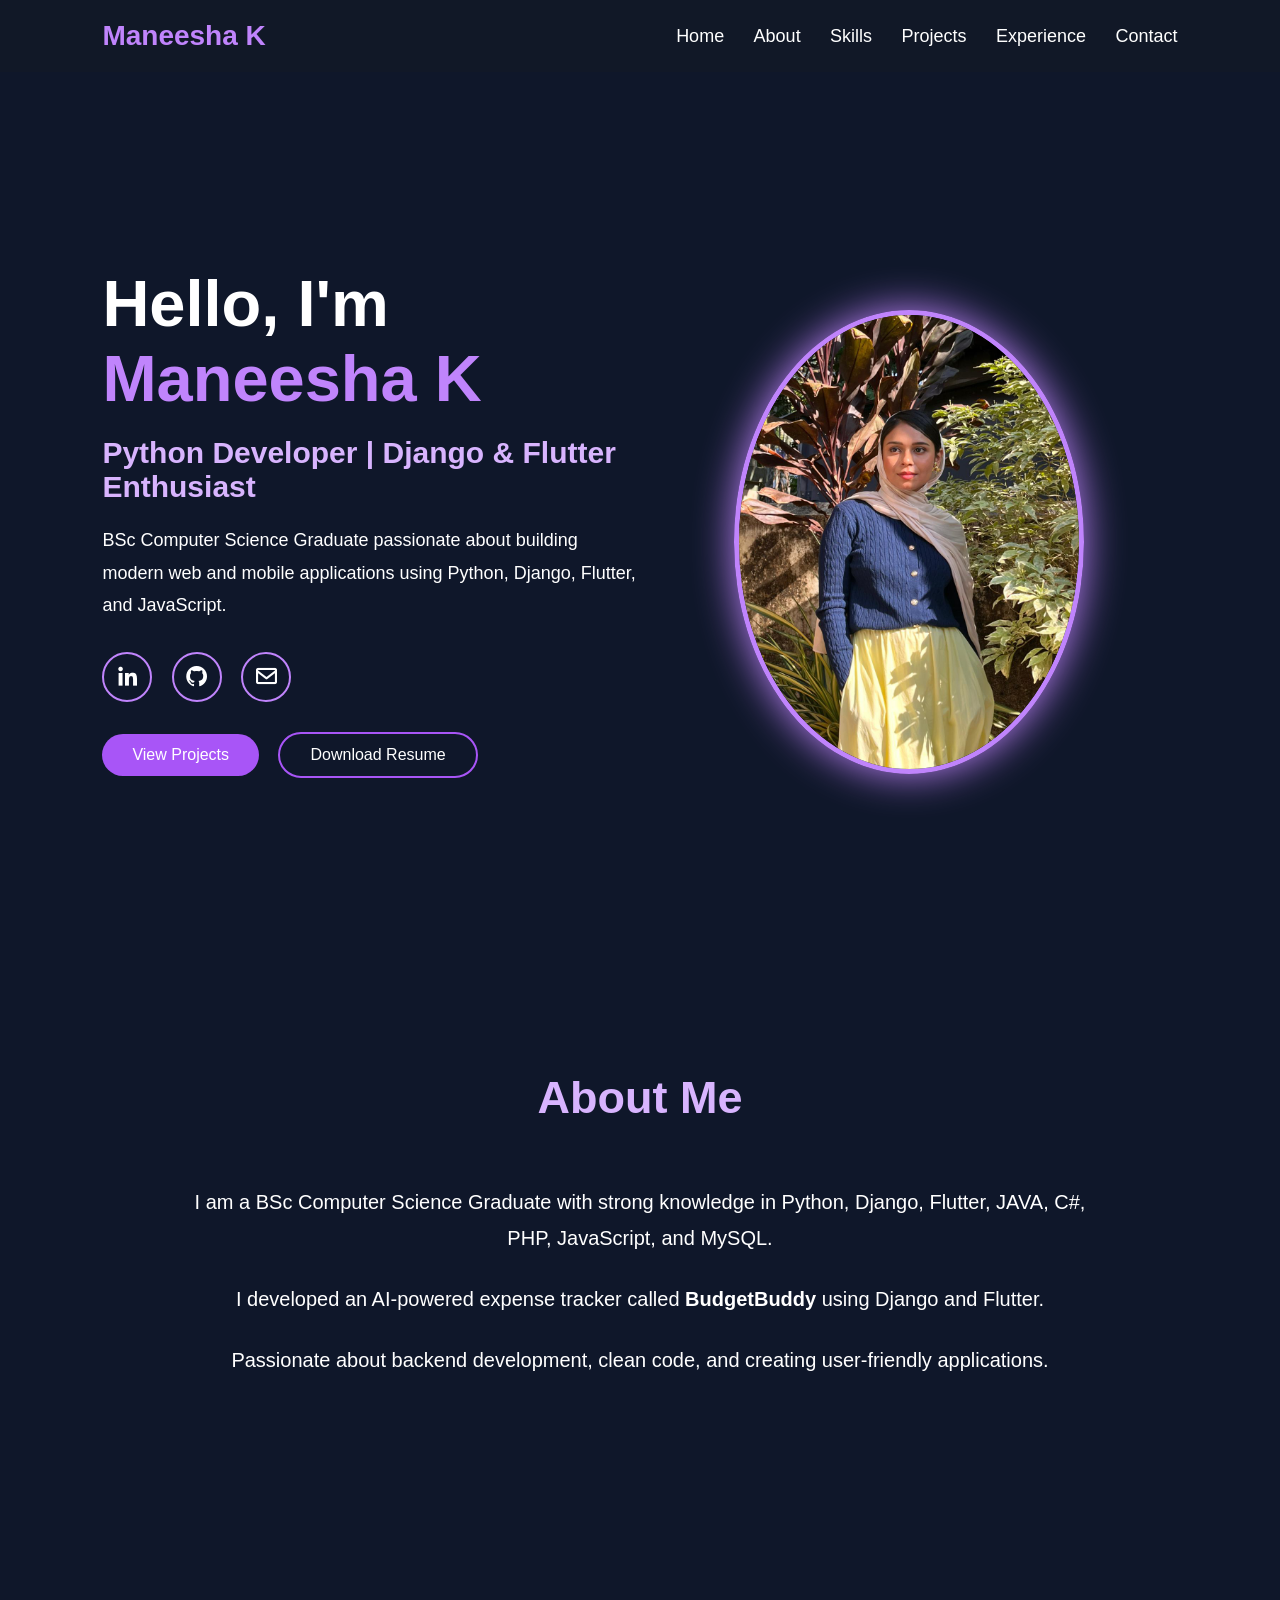
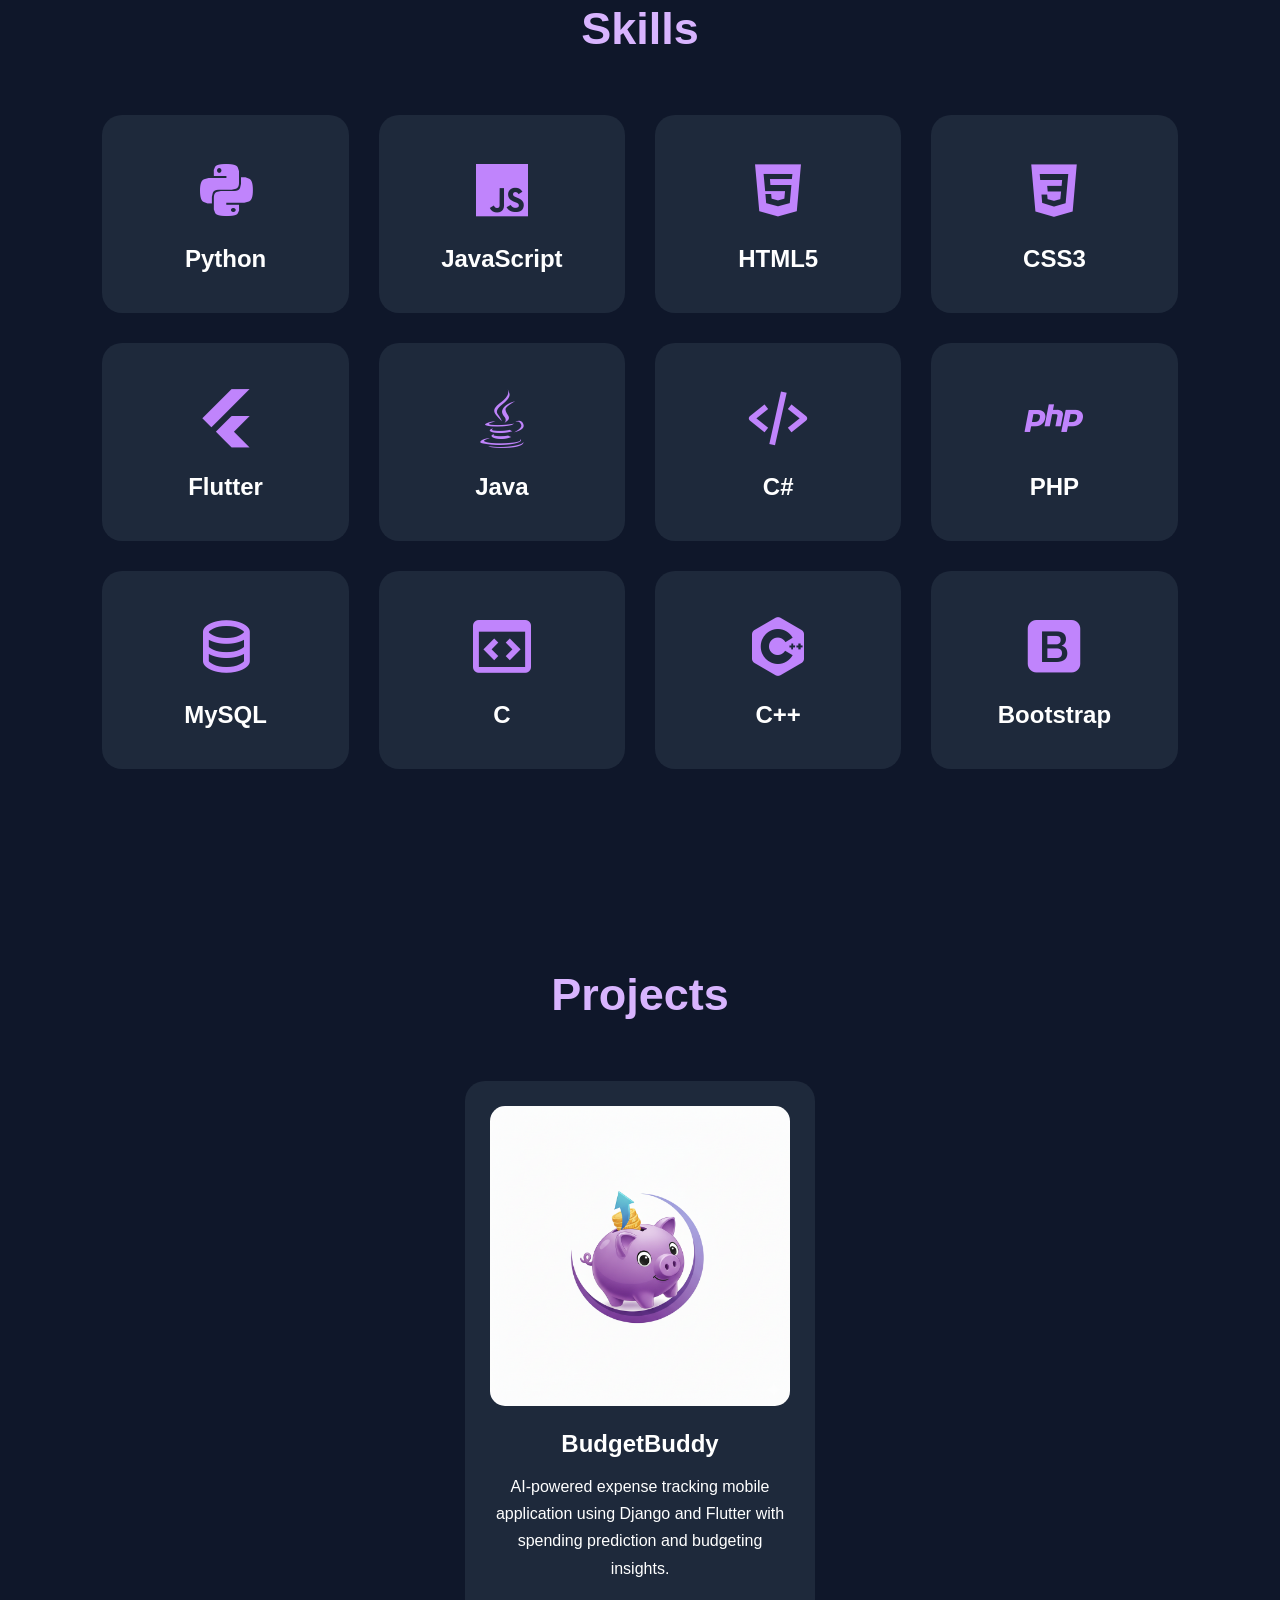
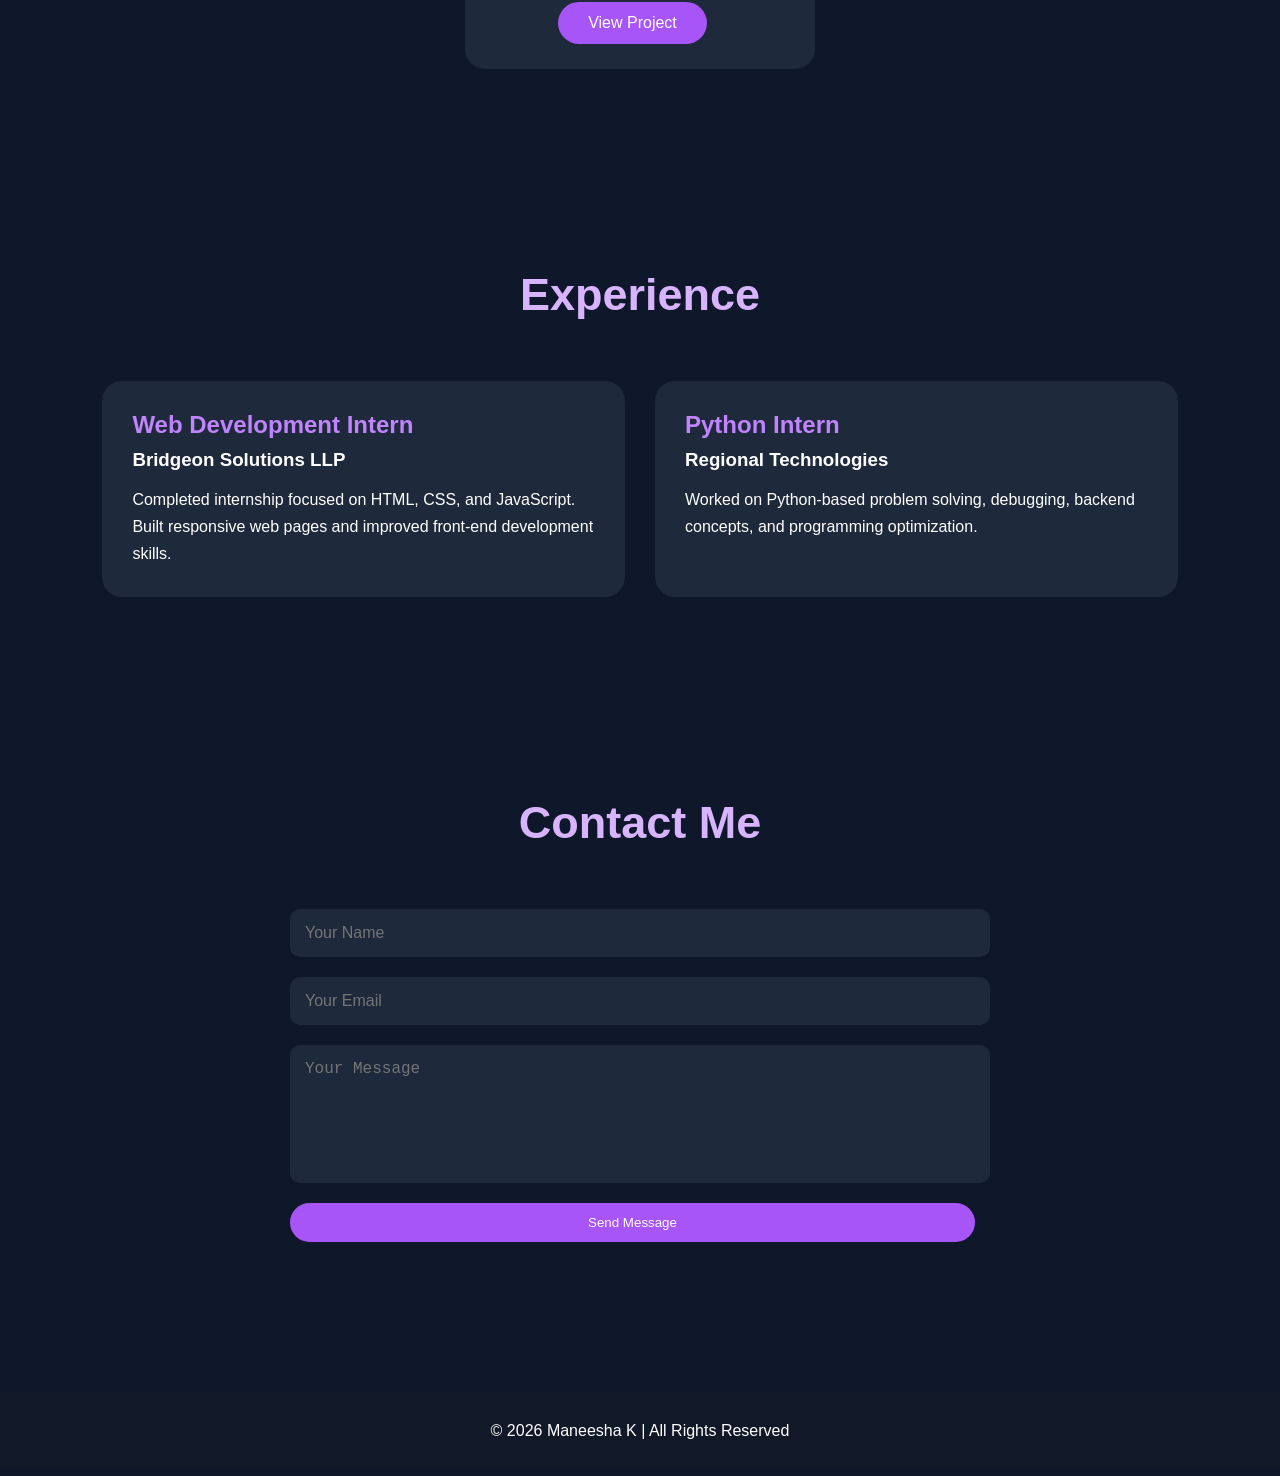
<file: index.html>
<!DOCTYPE html>
<html lang="en">
<head>
    <meta charset="UTF-8">
    <meta name="viewport" content="width=device-width, initial-scale=1.0">

    <title>Maneesha K | Python Developer</title>

    <link href='https://unpkg.com/boxicons@2.1.4/css/boxicons.min.css' rel='stylesheet'>

    <link rel="stylesheet" href="style.css">
</head>

<body>

    <!-- NAVBAR -->

    <header class="navbar">

        <div class="logo">
            Maneesha K
        </div>

        <nav class="nav-links">
            <a href="#Home">Home</a>
            <a href="#About">About</a>
            <a href="#Skills">Skills</a>
            <a href="#Projects">Projects</a>
            <a href="#Experience">Experience</a>
            <a href="#Contact">Contact</a>
        </nav>

    </header>

    <!-- HERO SECTION -->

    <section id="Home" class="hero">

        <div class="hero-left">

            <h1>Hello, I'm <span>Maneesha K</span></h1>

            <h3>Python Developer | Django & Flutter Enthusiast</h3>

            <p>
                BSc Computer Science Graduate passionate about building
                modern web and mobile applications using Python,
                Django, Flutter, and JavaScript.
            </p>

            <div class="social-media">

                <a href="https://www.linkedin.com/in/maneeshakattil/" target="_blank">
                    <i class='bx bxl-linkedin'></i>
                </a>

                <a href="https://github.com/ManeeshaKattil" target="_blank">
                    <i class='bx bxl-github'></i>
                </a>

                <a href="mailto:maneeshakattil@gmail.com">
                    <i class='bx bx-envelope'></i>
                </a>

            </div>

            <div class="hero-buttons">

                <a href="#Projects" class="btn">
                    View Projects
                </a>

                <a href="Maneesha_K_Resume.pdf" class="btn btn-outline">
                    Download Resume
                </a>

            </div>

        </div>

        <div class="hero-right">

            <img src="WhatsApp Image 2026-03-20 at 6.21.15 PM.jpeg" alt="Maneesha">

        </div>

    </section>

    <!-- ABOUT -->

    <section id="About">

        <h1 class="section-title">About Me</h1>

        <div class="about-container">

            <p>
                I am a BSc Computer Science Graduate
                with strong knowledge in Python, Django, Flutter, JAVA, C#,
                PHP, JavaScript, and MySQL.
            </p>

            <p>
                I developed an AI-powered expense tracker called
                <strong>BudgetBuddy</strong> using Django and Flutter.
            </p>

            <p>
                Passionate about backend development,
                clean code, and creating user-friendly applications.
            </p>

        </div>

    </section>

    <!-- SKILLS -->

    <section id="Skills">

        <h1 class="section-title">Skills</h1>

        <div class="skills-container">

            <div class="skill-card">
                <i class='bx bxl-python'></i>
                <h2>Python</h2>
            </div>

            <div class="skill-card">
                <i class='bx bxl-javascript'></i>
                <h2>JavaScript</h2>
            </div>

            <div class="skill-card">
                <i class='bx bxl-html5'></i>
                <h2>HTML5</h2>
            </div>

            <div class="skill-card">
                <i class='bx bxl-css3'></i>
                <h2>CSS3</h2>
            </div>

            <div class="skill-card">
                <i class='bx bxl-flutter'></i>
                <h2>Flutter</h2>
            </div>

            <div class="skill-card">
                <i class='bx bxl-java'></i>
                <h2>Java</h2>
            </div>

            <div class="skill-card">
                <i class='bx bx-code-alt'></i>
                <h2>C#</h2>
            </div>

            <div class="skill-card">
                <i class='bx bxl-php'></i>
                <h2>PHP</h2>
            </div>

            <div class="skill-card">
                <i class='bx bx-data'></i>
                <h2>MySQL</h2>
            </div>

            <div class="skill-card">
                <i class='bx bx-code-block'></i>
                <h2>C</h2>
            </div>

            <div class="skill-card">
                <i class='bx bxl-c-plus-plus'></i>
                <h2>C++</h2>
            </div>

            <div class="skill-card">
                <i class='bx bxl-bootstrap'></i>
                <h2>Bootstrap</h2>
            </div>
        </div>

    </section>

    <!-- PROJECTS -->

    <section id="Projects">

        <h1 class="section-title">Projects</h1>

        <div class="projects-container">

            <div class="project-card">

                <img src="BudgetBuddy ICON.png" alt="BudgetBuddy">

                <h2>BudgetBuddy</h2>

                <p>
                    AI-powered expense tracking mobile application using
                    Django and Flutter with spending prediction
                    and budgeting insights.
                </p>

                <a href="BB report - Copy.pdf" class="btn">
                    View Project
                </a>

            </div>

        </div>

    </section>

    <!-- EXPERIENCE -->

    <section id="Experience">

        <h1 class="section-title">Experience</h1>

        <div class="experience-container">

            <div class="experience-card">

                <h2>Web Development Intern</h2>

                <h3>Bridgeon Solutions LLP</h3>

                <p>
                    Completed internship focused on HTML, CSS,
                    and JavaScript. Built responsive web pages
                    and improved front-end development skills.
                </p>

            </div>

            <div class="experience-card">

                <h2>Python Intern</h2>

                <h3>Regional Technologies</h3>

                <p>
                    Worked on Python-based problem solving,
                    debugging, backend concepts,
                    and programming optimization.
                </p>

            </div>

        </div>

    </section>

    <!-- CONTACT -->

    <section id="Contact">

        <h1 class="section-title">Contact Me</h1>

        <form action="https://api.web3forms.com/submit" method="POST" class="contact-form">

            <input type="hidden" name="access_key" value="eee80348-ff08-44d1-99bb-ac90ba89e369">

            <input type="text" name="name" placeholder="Your Name" required>

            <input type="email" name="email" placeholder="Your Email" required>

            <textarea name="message" rows="6" placeholder="Your Message"></textarea>

            <button type="submit" class="btn">
                Send Message
            </button>

        </form>

    </section>

    <!-- FOOTER -->

    <footer>

        <p>
            © 2026 Maneesha K | All Rights Reserved
        </p>

    </footer>

</body>
</html>
</file>
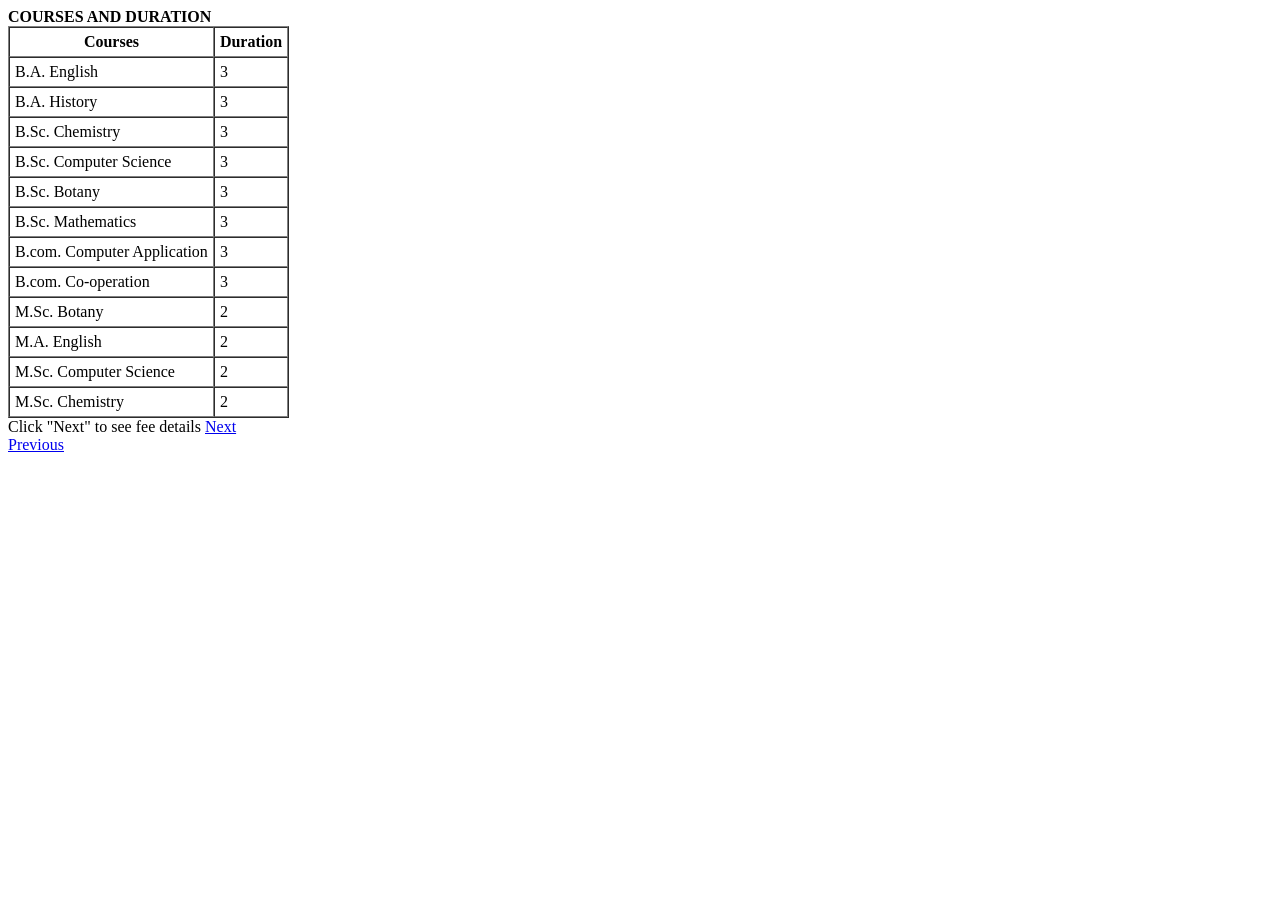
<file: course and duration.html>
<HTML>
	<HEAD><TITLE>course offered</TITLE></HEAD>
	<BODY>
		<CAPTION><B>COURSES AND DURATION</B></CAPTION>
		<TABLE border="1" cellspacing="0" cellpadding="5">
			<TR><TH>Courses</TH>
			<TH>Duration</TH></TR>
			<TR><TD>B.A. English</TD>
			<TD>3</TD></TR>
			<TR><TD>B.A. History</TD>
			<TD>3</TD></TR>
			<TR><TD>B.Sc. Chemistry</TD>
			<TD>3</TD></TR>
			<TR><TD>B.Sc. Computer Science</TD>
			<TD>3</TD></TR>
			<TR><TD>B.Sc. Botany</TD>
			<TD>3</TD></TR>
			<TR><TD>B.Sc. Mathematics</TD>
			<TD>3</TD></TR>
			<TR><TD>B.com. Computer Application</TD>
			<TD>3</TD></TR>
			<TR><TD>B.com. Co-operation</TD>
			<TD>3</TD></TR>
			<TR><TD>M.Sc. Botany</TD>
			<TD>2</TD></TR>
			<TR><TD>M.A. English</TD>
			<TD>2</TD></TR>
			<TR><TD>M.Sc. Computer Science</TD>
			<TD>2</TD></TR>
			<TR><TD>M.Sc. Chemistry</TD>
			<TD>2</TD></TR>
		</TABLE>
		Click "Next" to see fee details
		<A href="fee details.html">Next</A><BR>
		<A href="college description.html">Previous</A>
	</BODY>
</HTML>
</file>
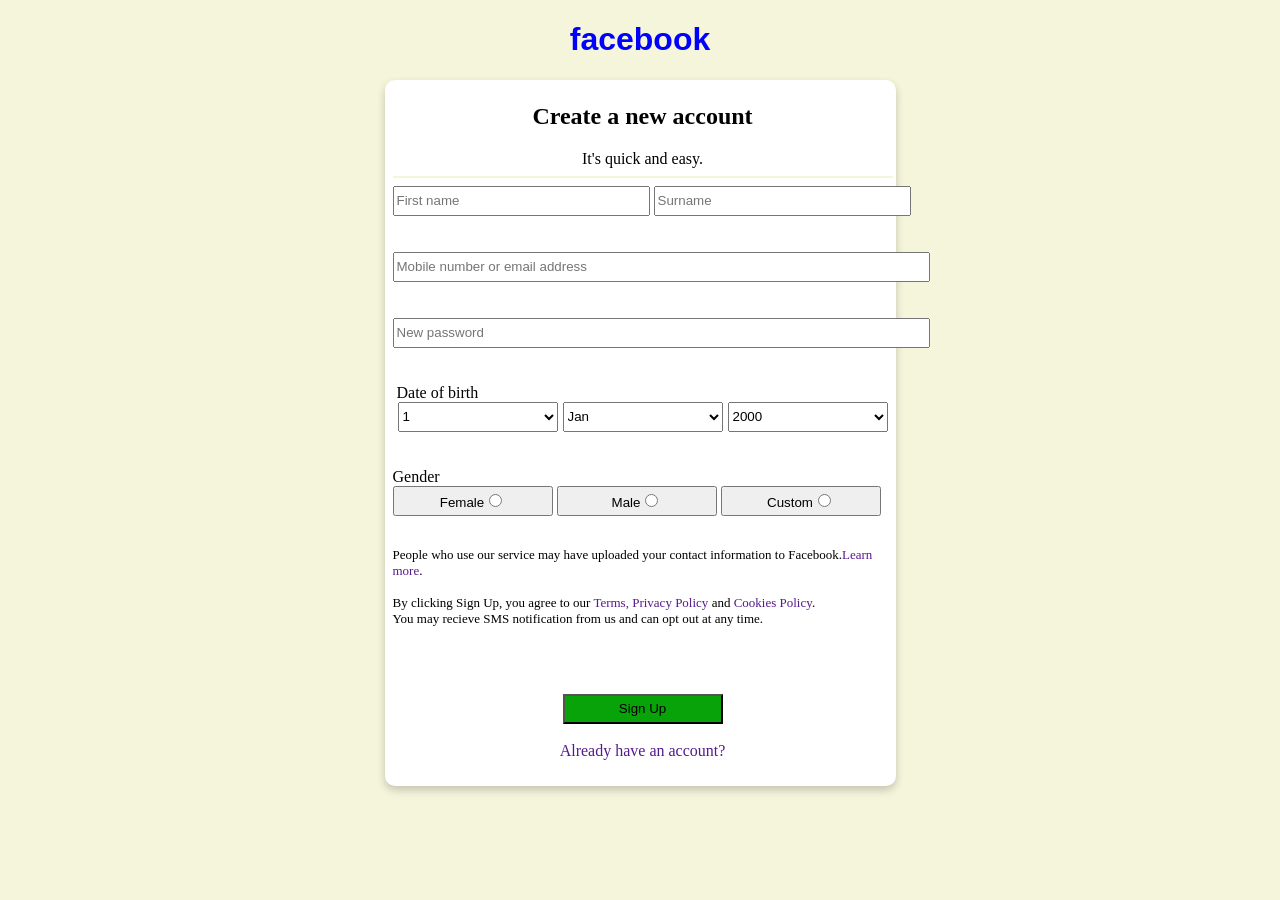
<file: facebook.html>
<!DOCTYPE html>
<html>
    <head>
        <title>Sign in</title>
        <link rel="stylesheet" href="stl.css">
        <script language="javascript">
            function alert(){
                var i,a;
                a=document.frmalert.option.value;
                for(i=2007;i<=2024;i++){
                    if(a=>2007) alert("!");
                }
            }
        </script>
    </head>
    <body style="background-color: beige;">
        <h1 style="color:blue;font-family:'Segoe UI', Tahoma, Geneva, Verdana, sans-serif;text-align: center;">facebook</h1>
        <div id="one"><form name="frmalert"><center><h2><b>Create a new account</b></h2>
        It's quick and easy.<br></center>
        <hr style="border: 1px solid beige">
        <div class="two"><input type="text" placeholder="First name" size="30px">&nbsp;<input type="text" placeholder="Surname" size="30px"></div><br><br>
        <div class="two"><input type="text" placeholder="Mobile number or email address" size="65px"></div><br><br>
        <div class="two"><input type="password" placeholder="New password" size="65px"></div><br><br>
        &nbsp;Date of birth<br>
        <div class="two">
            <select >
                <option>1</option>
                <option>2</option>
                <option>3</option>
                <option>4</option>
                <option>5</option>
                <option>6</option>
                <option>7</option>
                <option>8</option>
                <option>9</option>
                <option>10</option>
                <option>11</option>
                <option>12</option>
                <option>13</option>
                <option>14</option>
                <option>15</option>
                <option>16</option>
                <option>17</option>
                <option>18</option>
                <option>19</option>
                <option>20</option>
                <option>21</option>
                <option>22</option>
                <option>23</option>
                <option>24</option>
                <option>25</option>
                <option>26</option>
                <option>27</option>
                <option>28</option>
                <option>29</option>
                <option>30</option>
                <option>31</option>
            </select>
            <select>
                <option>Jan</option>
                <option>Feb</option>
                <option>Mar</option>
                <option>Apr</option>
                <option>May</option>
                <option>Jun</option>
                <option>Jul</option>
                <option>Aug</option>
                <option>Sep</option>
                <option>oct</option>
                <option>Nov</option>
                <option>Dec</option>
            </select>
            <select  name="option">
                <option>2000</option>
                <option>2001</option>
                <option>2002</option>
                <option>2003</option>
                <option>2004</option>
                <option>2005</option>
                <option>2006</option>
                <option onclick="alert()">2007</option>
                <option onclick="alert()">2008</option>
                <option onclick="alert()">2009</option>
                <option>2010</option>
                <option>2011</option>
                <option>2012</option>
                <option>2013</option>
                <option>2014</option>
                <option>2015</option>
                <option>2016</option>
                <option>2017</option>
                <option>2018</option>
                <option>2019</option>
                <option>2020</option>
                <option>2021</option>
                <option>2022</option>
                <option>2023</option>
                <option>2024</option>
            </select>
        </div><br><br>
        Gender<br>
        <button>Female<input type="radio" value="Female" name="n1"></button>
        <button>Male<input type="radio" value="Male" name="n1"></button>
        <button>Custom<input type="radio" name="n1" value="Custom"></button><br><br>
        <p style="font-size: small;">People who use our service may have uploaded your contact information to Facebook.<a href="">Learn more</a>.<br><br>
            By clicking Sign Up, you agree to our <a href="">Terms, Privacy Policy</a> and <a href="">Cookies Policy</a>.<br>
            You may recieve SMS notification from us and can opt out at any time.
        </p><br><br><br>
        <center><button style="background-color: rgb(8, 163, 8);">Sign Up</button><br><br>
        <a href="" style="text-align: center;">Already have an account?</a></center>
            </form></div>
    </body>
</html>
</file>
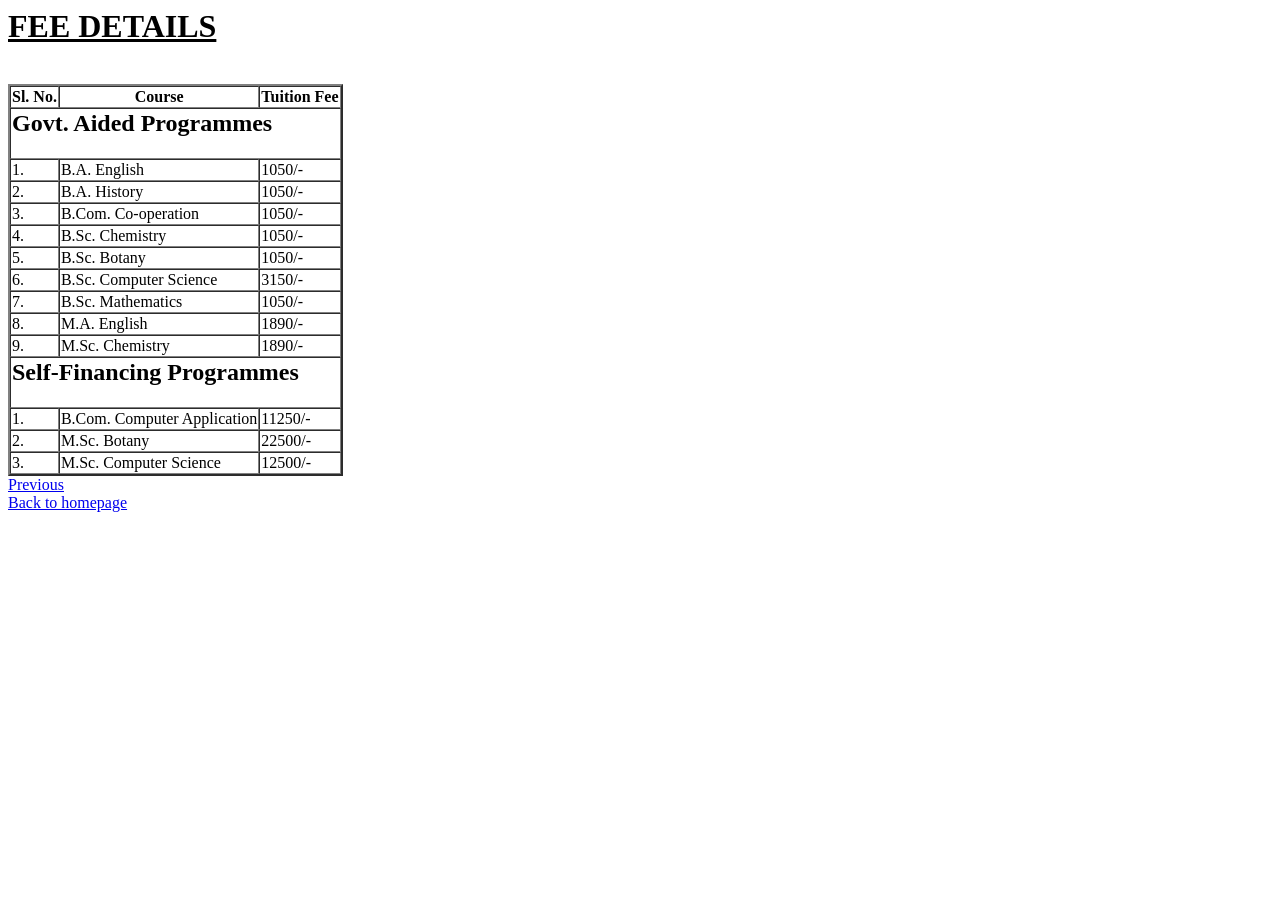
<file: fee details.html>
<HTML>
	<HEAD><TITLE>Fee Details</TITLE></HEAD>
	<BODY>
		<H1><B><U>FEE DETAILS</U></B></H1><BR>
		<TABLE border="2" cellspacing="0">
			<TR><TH>Sl. No.</TH>
		            <TH>Course</TH>
		            <TH>Tuition Fee</TH>
			</TR>
			<TR><TD colspan="3"><H2><B>Govt. Aided Programmes</B></H2></TD></TR>
			<TR><TD>1.</TD>
			    <TD>B.A. English</TD>
			    <TD>1050/-</TD>
			</TR>
			<TR><TD>2.</TD>
			    <TD>B.A. History</TD>
			    <TD>1050/-</TD>
			</TR>
			<TR><TD>3.</TD>
			    <TD>B.Com. Co-operation</TD>
			    <TD>1050/-</TD>
			</TR>
			<TR><TD>4.</TD>
			    <TD>B.Sc. Chemistry</TD>
			    <TD>1050/-</TD>
			</TR>
			<TR><TD>5.</TD>
			    <TD>B.Sc. Botany</TD>
			    <TD>1050/-</TD>
			</TR>
			<TR><TD>6.</TD>
			    <TD>B.Sc. Computer Science</TD>
			    <TD>3150/-</TD>
			</TR>
			<TR><TD>7.</TD>
			    <TD>B.Sc. Mathematics</TD>
			    <TD>1050/-</TD>
			</TR>
			<TR><TD>8.</TD>
			    <TD>M.A. English</TD>
			    <TD>1890/-</TD>
			</TR>
			<TR><TD>9.</TD>
			    <TD>M.Sc. Chemistry</TD>
			    <TD>1890/-</TD>
			</TR>
			<TR><TD colspan="3"><H2><B>Self-Financing Programmes</B></H2></TD></TR>
			<TR><TD>1.</TD>
			    <TD>B.Com. Computer Application</TD>
			    <TD>11250/-</TD>
			</TR>
			<TR><TD>2.</TD>
			    <TD>M.Sc. Botany</TD>
			    <TD>22500/-</TD>
			</TR>
			<TR><TD>3.</TD>
			    <TD>M.Sc. Computer Science</TD>
			    <TD>12500/-</TD>
			</TR>
			
		</TABLE>
		<A href="course and duration.html">Previous</A><BR><A href="college description.html">Back to homepage</A>
	</BODY>
</HTML>
</file>
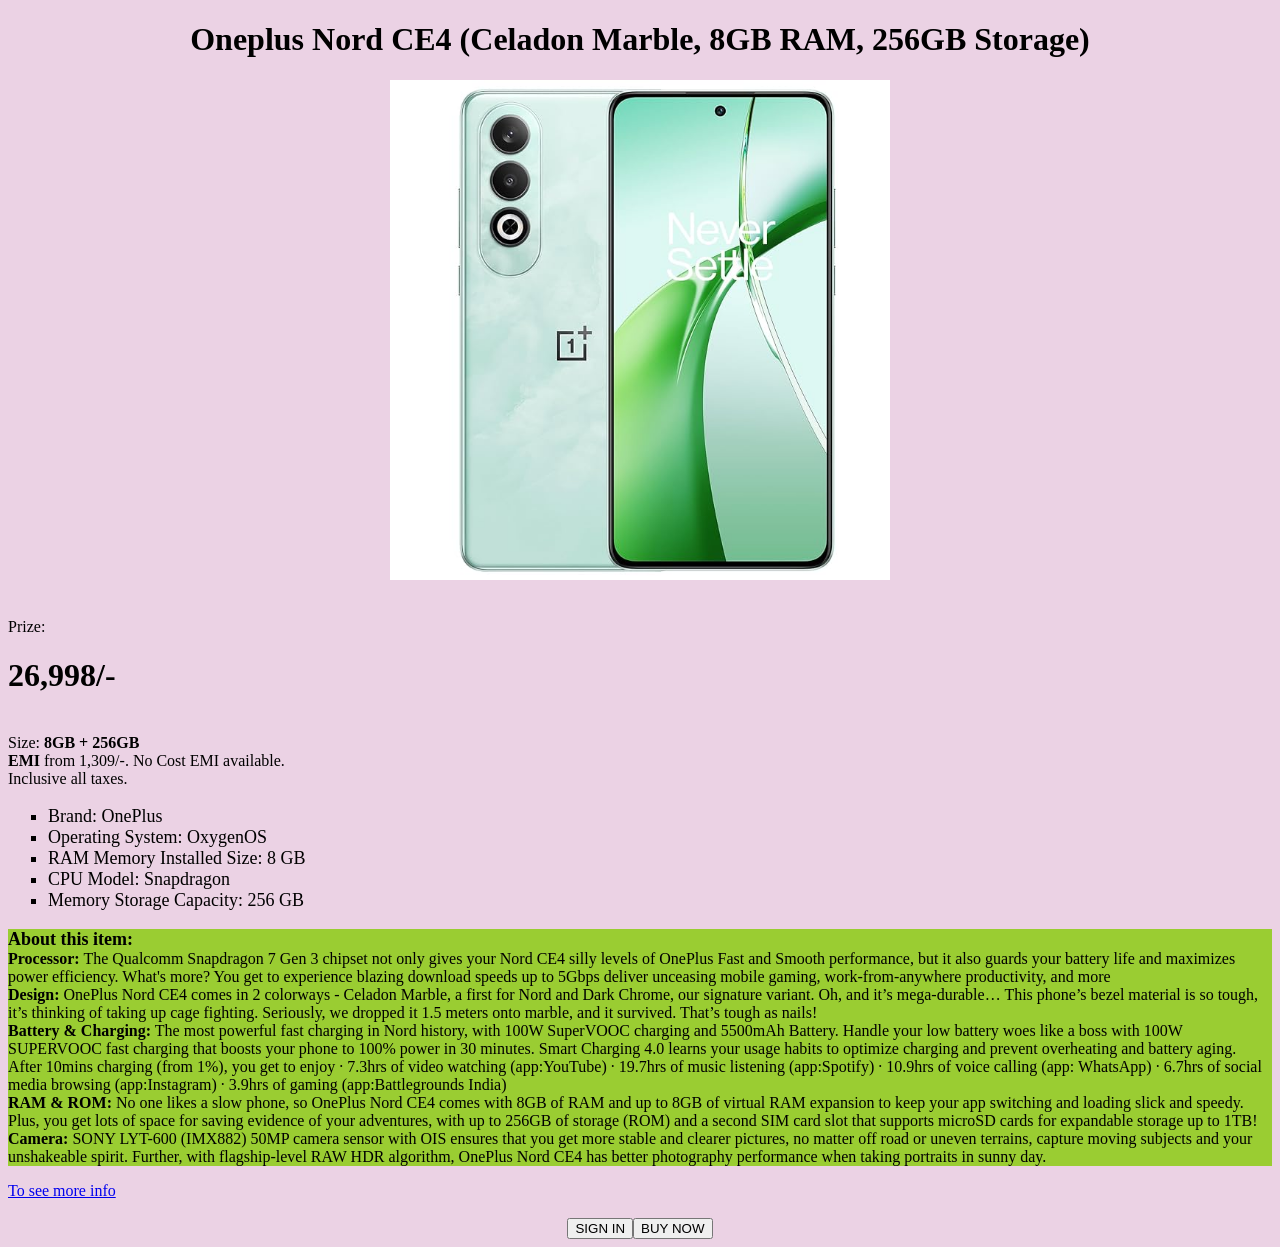
<file: productpage.html>
<!doctype html>
<html>
    <head><title>amazon Company</title>
    <style>
        body{
            background-color:rgba(234, 207, 227, 0.932);
        }
    </style>
    </head>
    <body>
        <h1 style="text-align:center">Oneplus Nord CE4 (Celadon Marble, 8GB RAM, 256GB Storage)</h1>
        <center><img src="phone.jpg" height="500px" width="500px"></center><br>
        <p>Prize: <h1>26,998/-</h1><br>
        Size: <b>8GB + 256GB</b><br>
        <b>EMI</b> from 1,309/-. No Cost EMI available.<br>
        Inclusive all taxes.</p>
        <ul type="square" style="font-size:large;">
            <li>Brand: OnePlus</li>
            <li>Operating System: OxygenOS</li>
            <li>RAM Memory Installed Size: 8 GB</li>
            <li>CPU Model: Snapdragon</li>
            <li>Memory Storage Capacity: 256 GB</li>
        </ul>
        <div style="background-color:yellowgreen;"><p><b style="font-size:large">About this item:</b><br>
            <b>Processor:</b> The Qualcomm Snapdragon 7 Gen 3 chipset not only gives your Nord CE4 silly levels of OnePlus Fast and Smooth performance, but it also guards your battery life and maximizes power efficiency. What's more? You get to experience blazing download speeds up to 5Gbps deliver unceasing mobile gaming, work-from-anywhere productivity, and more<br>
            <b>Design:</b> OnePlus Nord CE4 comes in 2 colorways - Celadon Marble, a first for Nord and Dark Chrome, our signature variant. Oh, and it’s mega-durable… This phone’s bezel material is so tough, it’s thinking of taking up cage fighting. Seriously, we dropped it 1.5 meters onto marble, and it survived. That’s tough as nails!<br>
            <b>Battery & Charging:</b> The most powerful fast charging in Nord history, with 100W SuperVOOC charging and 5500mAh Battery. Handle your low battery woes like a boss with 100W SUPERVOOC fast charging that boosts your phone to 100% power in 30 minutes. Smart Charging 4.0 learns your usage habits to optimize charging and prevent overheating and battery aging. After 10mins charging (from 1%), you get to enjoy · 7.3hrs of video watching (app:YouTube) · 19.7hrs of music listening (app:Spotify) · 10.9hrs of voice calling (app: WhatsApp) · 6.7hrs of social media browsing (app:Instagram) · 3.9hrs of gaming (app:Battlegrounds India)<br>
            <b>RAM & ROM:</b> No one likes a slow phone, so OnePlus Nord CE4 comes with 8GB of RAM and up to 8GB of virtual RAM expansion to keep your app switching and loading slick and speedy. Plus, you get lots of space for saving evidence of your adventures, with up to 256GB of storage (ROM) and a second SIM card slot that supports microSD cards for expandable storage up to 1TB!<br>
            <b>Camera:</b> SONY LYT-600 (IMX882) 50MP camera sensor with OIS ensures that you get more stable and clearer pictures, no matter off road or uneven terrains, capture moving subjects and your unshakeable spirit. Further, with flagship-level RAW HDR algorithm, OnePlus Nord CE4 has better photography performance when taking portraits in sunny day.</p></div>
            <a href="details.html">To see more info</a><br><br>
            <center><a href="signin.html"><button>SIGN IN</button></a><a href=https://www.amazon.in/gp/buy/payselect/handlers/display.html?_from=cheetah><button>BUY NOW</button></a></center>
    </body>

</html>
</file>
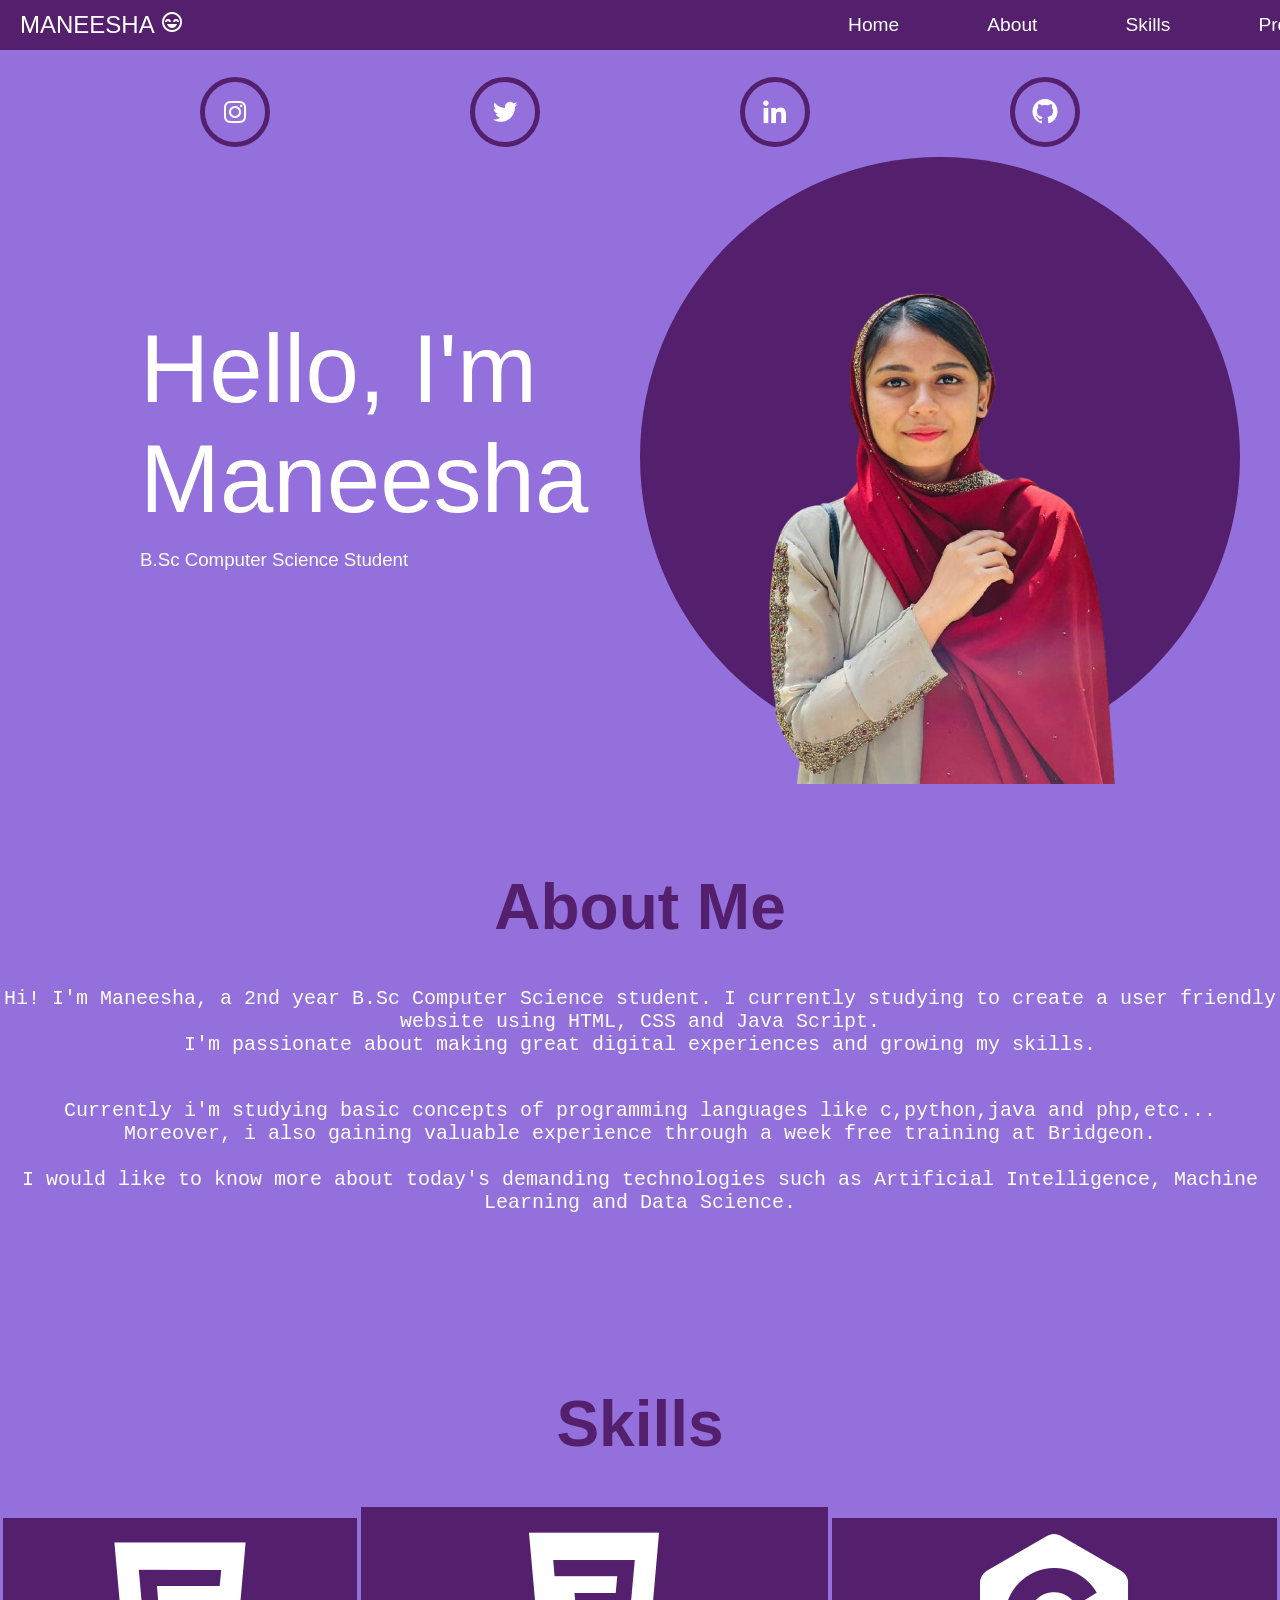
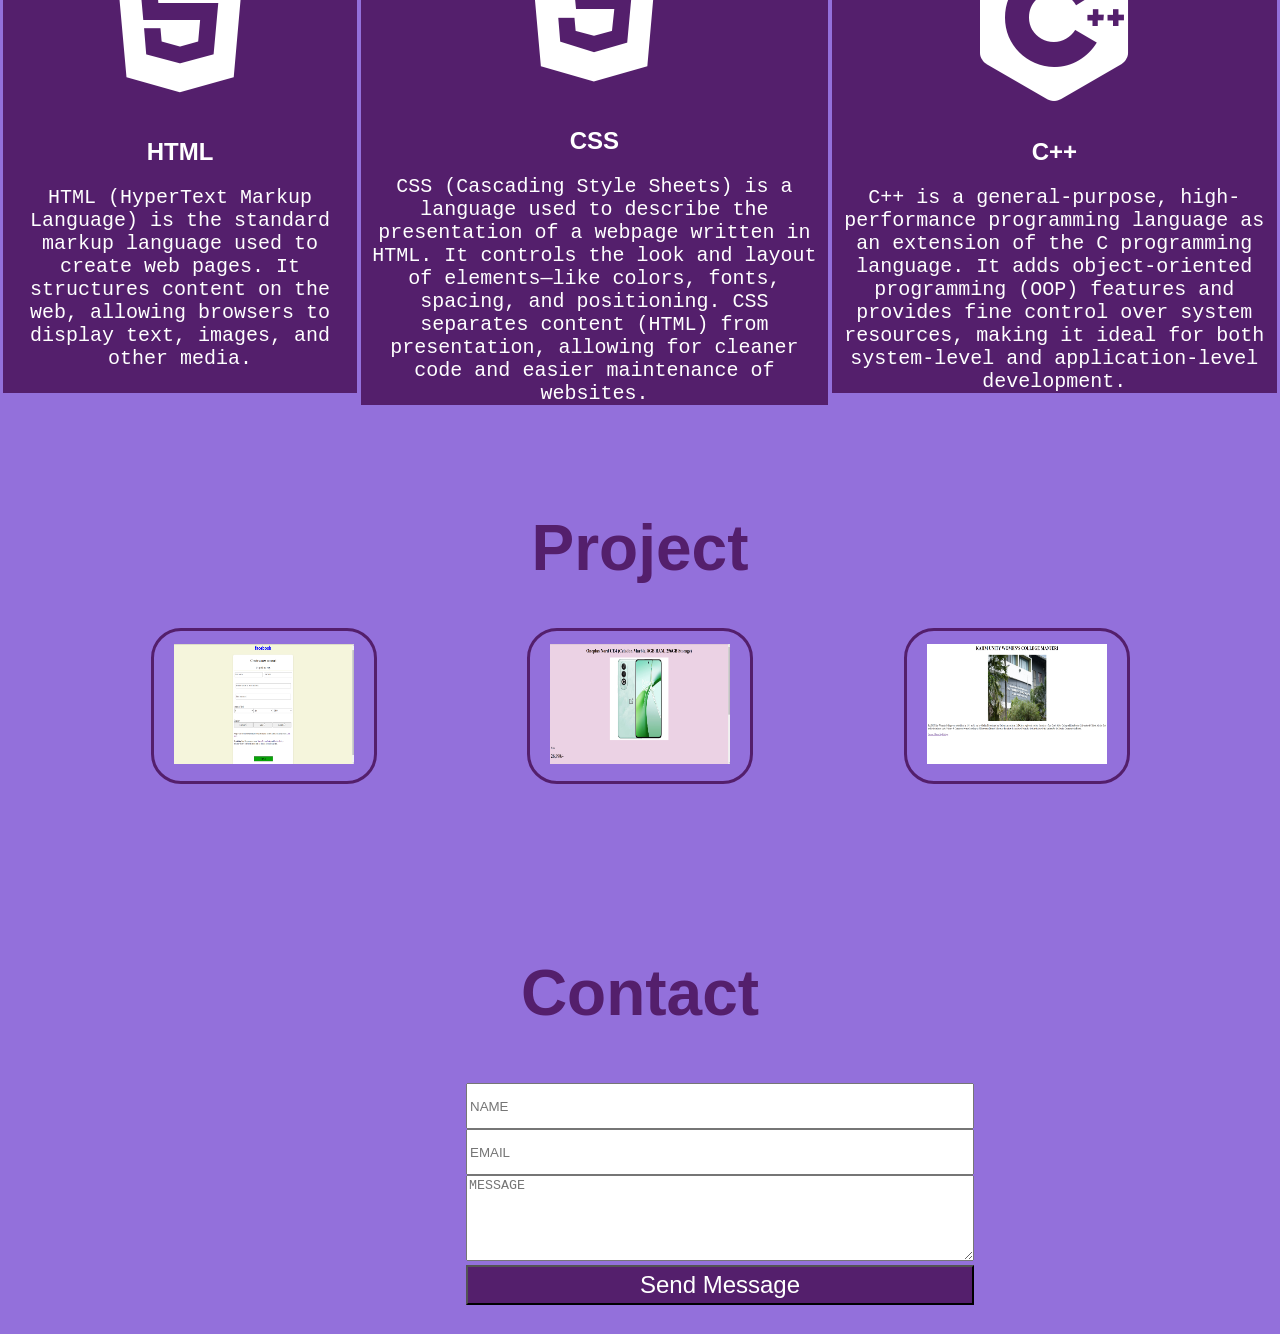
<file: pw.html>
<!DOCTYPE html>
<html lang="en">
<head>
    <meta charset="UTF-8">
    <meta name="viewport" content="width=device-width, initial-scale=1.0">
    <title>My website</title>
    <link href='https://unpkg.com/boxicons@2.1.4/css/boxicons.min.css' rel='stylesheet'>
    <link rel="stylesheet" href="styl.css">
    <link rel="shortcut icon" href="icon.png" type="image/x-icon">
</head>
<body>
    <div class="main-container">
        <div class="navbar">
            <div class="navbar-icon"><a href="#Home" class="my-name">&nbsp;&nbsp;&nbsp;MANEESHA&nbsp;<i class='bx bx-happy-beaming'></i></a></div>
            <div class="navbar-items">
                <a href="#Home">Home</a>
                <a href="#About">About</a>
                <a href="#Skills">Skills</a>
                <a href="#Projects">Projects</a>
                <a href="#Contact">Contact</a>
            </div>
        </div> 
        <div id="Home"> 
            <div class="home-left">
                <font size="9"><h1 class="home-left-content1" style="font-weight: 500">Hello, I'm<br>Maneesha</h1></font>
                <h3 class="home-left-content2">B.Sc Computer Science Student</h3><br>
                <div class="social-media"><div class="home-left-content3">
                    <a href="https://www.instagram.com/maneesha_minn?igsh=ODFjcGUxeGRvcmJ4"><div class="icon"><i class='bx bxl-instagram' ></i></div></a>
                    <a href="https://x.com/Maneesh13202935"><div class="icon"><i class='bx bxl-twitter' ></i></div></a>
                    <a href="https://www.linkedin.com/in/maneesha-maharoof-b17b6231b/"><div class="icon"><i class='bx bxl-linkedin' ></i></div></a>
                    <a href="https://github.com/ManeeshaKattil/ManeeshaKattil"><div class="icon"><i class='bx bxl-github'></i></div></a>
                </div></div>
            </div>
            <div class="home-right">
                <div id="img-design"><div id="image"><img src="IMG-20221009-WA0215-removebg-preview.png"></div></div>
            </div>
        </div>
        <div id="About" class="about">
            <div class="about-right">
                <font size="6"><h1 style="font-weight: 700;text-align: center;color:rgb(84, 31, 108)">About Me</h1></font>
                <p>Hi! I'm Maneesha, a 2nd year B.Sc Computer Science student. I currently studying to create a user friendly website using HTML, CSS and Java Script. <br>
                I'm passionate about making great digital experiences and growing my skills.<br><br></p>
                <p>Currently i'm studying basic concepts of programming languages like c,python,java and php,etc...<br>
                Moreover, i also gaining valuable experience through a week free training at Bridgeon.<br><br>
                I would like to know more about today's demanding technologies such as Artificial Intelligence, Machine Learning and Data Science.</p>
            </div>
        </div>
        <div id="Skills">
            <font size="6"><h1 style="font-weight: 700;text-align: center;color:rgb(84, 31, 108)">Skills</h1></font>
            <table><tr><td>   
                <div class="skills-sub">
                    <div class="skill-icon-head"><i class='bx bxl-html5' style="font-size: 200px;display:flex;justify-content:center;"></i>
                        <h2 style="text-align: center;">HTML</h2>
                    </div>
                    <p class="skill-para">HTML (HyperText Markup Language) is the standard markup language used to create web pages.
                        It structures content on the web, allowing browsers to display text, images, and other media.<br>&nbsp;</p>
                </div></td>
                <td><div class="skills-sub">
                    <div class="skill-icon-head"><i class='bx bxl-css3' style="font-size: 200px;display:flex;justify-content:center;"></i>
                        <h2 style="text-align: center;">CSS</h2>
                    </div>
                    <p class="skill-para">CSS (Cascading Style Sheets) is a language used to describe the presentation of a webpage written in HTML. 
                        It controls the look and layout of elements—like colors, fonts, spacing, and positioning. CSS separates content (HTML) from presentation, 
                        allowing for cleaner code and easier maintenance of websites.</p>
                </div></td>
                <td><div class="skills-sub">
                    <div class="skill-icon-head"><i class='bx bxl-c-plus-plus' style="font-size: 200px;display:flex;justify-content:center;"></i>
                        <h2 style="text-align: center;">C++</h2>
                    </div>
                    <p class="skill-para">C++ is a general-purpose, high-performance programming language as an extension of the C programming language. 
                        It adds object-oriented programming (OOP) features and provides fine control over system resources, 
                        making it ideal for both system-level and application-level development.</p>
                </div></td>
            </table>
        </div>
        <div id="Projects">
            <font size="6"><h1 style="font-weight: 700;text-align: center;color:rgb(84, 31, 108)">Project</h1></font>
            <div class="project">
                <div class="project-one"><a href="facebook.html"><img src="project1.png" width="180px" height="120px"></a></div>
                <div class="project-two"><a href="productpage.html"><img src="project2.png" width="180px" height="120px"></a></div>
                <div class="project-three"><a href="college description.html"><img src="project3.png" width="180px" height="120px"></a></div>
            </div>
        </div>
        <div id="Contact"><form action="https://api.web3forms.com/submit" method="POST">
            <font size="6"><h1 class="contact-head" >Contact </h1></font>
            <div class="contact-left">
                <input type="hidden" name="access_key" value="1caa31ec-3a4c-4fe0-9a5c-2cf923f493e1">
                <div class="name"><input type="text" name="name" placeholder="NAME" style="width: 500px; height: 40px;"><br></div>
                <div class="email"><input type="email" name="email" placeholder="EMAIL" style="width: 500px; height: 40px;"><br></div>
                <div class="message"><textarea id="message" name="message" style="width: 502px; height: 80px;" placeholder="MESSAGE"></textarea><br></div>
                <div class="send"><button id="send">Send Message</button></div>
            </div>
           
        </form></div>

    </div>
</body>
</html>
</file>
<file: style.css>
*{
    margin:0;
    padding:0;
    box-sizing:border-box;
    scroll-behavior:smooth;
}

body{
    background:#0f172a;
    color:white;
    font-family:Arial, sans-serif;
}

/* NAVBAR */

.navbar{
    width:100%;
    padding:20px 8%;
    display:flex;
    justify-content:space-between;
    align-items:center;
    background:#111827;
    position:sticky;
    top:0;
    z-index:1000;
}

.logo{
    font-size:28px;
    font-weight:bold;
    color:#c084fc;
}

.nav-links a{
    text-decoration:none;
    color:white;
    margin-left:25px;
    font-size:18px;
    transition:0.3s;
}

.nav-links a:hover{
    color:#c084fc;
}

/* HERO */

.hero{
    min-height:100vh;
    display:flex;
    justify-content:space-between;
    align-items:center;
    padding:80px 8%;
    flex-wrap:wrap;
}

.hero-left{
    flex:1;
}

.hero-left h1{
    font-size:65px;
    margin-bottom:20px;
}

.hero-left span{
    color:#c084fc;
}

.hero-left h3{
    font-size:30px;
    color:#d8b4fe;
    margin-bottom:20px;
}

.hero-left p{
    max-width:600px;
    line-height:1.8;
    font-size:18px;
}

.hero-right{
    flex:1;
    display:flex;
    justify-content:center;
    margin-top:40px;
}

.hero-right img{
    width:350px;
    border-radius:50%;
    border:5px solid #c084fc;
    box-shadow:0 0 40px #c084fc;
}

/* SOCIAL MEDIA */

.social-media{
    margin-top:30px;
}

.social-media a{
    width:50px;
    height:50px;
    display:inline-flex;
    justify-content:center;
    align-items:center;
    border:2px solid #c084fc;
    border-radius:50%;
    color:white;
    font-size:25px;
    margin-right:15px;
    text-decoration:none;
    transition:0.3s;
}

.social-media a:hover{
    background:#c084fc;
    transform:translateY(-5px);
}

/* BUTTONS */

.hero-buttons{
    margin-top:30px;
}

.btn{
    display:inline-block;
    padding:12px 30px;
    background:#a855f7;
    color:white;
    text-decoration:none;
    border-radius:30px;
    transition:0.3s;
    border:none;
    cursor:pointer;
    margin-right:15px;
}

.btn:hover{
    transform:scale(1.05);
}

.btn-outline{
    background:transparent;
    border:2px solid #a855f7;
}

/* SECTIONS */

section{
    padding:100px 8%;
}

.section-title{
    text-align:center;
    font-size:45px;
    margin-bottom:60px;
    color:#d8b4fe;
}

/* ABOUT */

.about-container{
    max-width:900px;
    margin:auto;
    text-align:center;
}

.about-container p{
    font-size:20px;
    line-height:1.8;
    margin-bottom:25px;
}

/* SKILLS */

.skills-container{
    display:grid;
    grid-template-columns:repeat(auto-fit,minmax(220px,1fr));
    gap:30px;
}

.skill-card{
    background:#1e293b;
    padding:40px;
    border-radius:20px;
    text-align:center;
    transition:0.3s;
}

.skill-card:hover{
    transform:translateY(-10px);
}

.skill-card i{
    font-size:70px;
    color:#c084fc;
    margin-bottom:20px;
}

.skill-card h2{
    font-size:24px;
}

/* PROJECTS */

.projects-container{
    display:flex;
    justify-content:center;
}

.project-card{
    width:350px;
    background:#1e293b;
    padding:25px;
    border-radius:20px;
    transition:0.3s;
    text-align:center;
}

.project-card:hover{
    transform:translateY(-10px);
}

.project-card img{
    width:100%;
    border-radius:15px;
    margin-bottom:20px;
}

.project-card h2{
    margin-bottom:15px;
}

.project-card p{
    line-height:1.7;
    margin-bottom:20px;
}

/* EXPERIENCE */

.experience-container{
    display:grid;
    grid-template-columns:repeat(auto-fit,minmax(300px,1fr));
    gap:30px;
}

.experience-card{
    background:#1e293b;
    padding:30px;
    border-radius:20px;
    transition:0.3s;
}

.experience-card:hover{
    transform:translateY(-10px);
}

.experience-card h2{
    color:#c084fc;
    margin-bottom:10px;
}

.experience-card h3{
    margin-bottom:15px;
}

.experience-card p{
    line-height:1.7;
}

/* CONTACT */

.contact-form{
    max-width:700px;
    margin:auto;
    display:flex;
    flex-direction:column;
    gap:20px;
}

.contact-form input,
.contact-form textarea{
    padding:15px;
    border:none;
    border-radius:10px;
    background:#1e293b;
    color:white;
    font-size:16px;
}

.contact-form textarea{
    resize:none;
}

/* FOOTER */

footer{
    text-align:center;
    padding:30px;
    background:#111827;
    margin-top:50px;
}

/* RESPONSIVE */

@media(max-width:900px){

    .hero{
        flex-direction:column;
        text-align:center;
    }

    .hero-left h1{
        font-size:50px;
    }

    .hero-left h3{
        font-size:24px;
    }

    .hero-right img{
        width:280px;
    }

    .nav-links{
        display:none;
    }

}
</file>
<file: stl.css>
#one{
    border: 3px white solid;
    box-shadow: 0 4px 8px rgba(0, 0, 0, 0.2);
    width: 500px;
    height: 700px;
    border-radius: 10px;
    background-color: white;
    margin:0 auto;
    padding-left: 5px;
    
}
.two{
    height:30px;
    
    display:flex;
    
    justify-content: space-evenly;
}
select{
    width: 160px;
    height:30px;
    display:flex;
    
    justify-content: space-evenly;
}
button{
    width: 160px;
    height:30px;
}
a{
    text-decoration: none;
}
.parent{
    display: flex;
    align-items: center;
}
</file>
<file: styl.css>
body{
    background-color:mediumpurple;
    margin: 0px;
    font-family:'Trebuchet MS', 'Lucida Sans Unicode', 'Lucida Grande', 'Lucida Sans', Arial, sans-serif;
}
.navbar{
    background: rgb(84, 31, 108);
    width:1620px;
    display: flex;
   
    justify-content: space-between;

   
}
.navbar-icon{
    width:50%;
    height:50px;
    color:white;
    font-size: x-large;
    display:flex;
    
    align-items: center;
    
}
.navbar-items{
    width:50%;
    height:50px;
    color:white;
    font-size:larger;
    position: relative;
    left: -50px;
    display: flex;
    justify-content: space-evenly;
    align-items: center;

}
.main-container{
    color: white;
}


.home-left-content1{
    margin-left: 40px;
    position:relative;
    left:100px;
    top:200px;
}
.home-left-content2{
    margin-left: 40px;
    position:relative;
    left:100px;
    top:150px;
    font-weight: 100;
}
.home-left-content3{
    display:flex;
    justify-content:space-evenly;
    align-items: first baseline;
    
    position:relative;
    bottom:380px;
}

.icon{
    width: 60px;
    height: 60px;
    border: 3px solid rgb(84, 31, 108);
    border-radius: 50%;
    border-width: thick;
    display: flex;
    justify-content: center;
    align-items: center;
    font-size: 30px;
    transition: transform 0.8s ease-in-out;
    
}
.home-right{
    display:flex;
    justify-content: center;
    
}
#img-design{
    width:600px;
    height:600px;
    background: rgb(84, 31, 108);
    border-radius: 50%;
    position:relative;
    left:300px;
    top:-370px;
}  
a{
    text-decoration: none;
    color: white;
} 

.about{
    display: flex;
    align-items: center;
    position:relative;
    top:-300px;
}

p{
    font-size: x-large;
    text-align: center;
    font-family:monospace;
}
.skills-sub{
    background-color: rgb(84, 31, 108);
}
.project{
    display: flex;
    flex-direction: row;
    justify-content: space-evenly;
    
}
.project-one{
    width:220px;
    height:150px;
    border:3px solid rgb(84, 31, 108);
    display:flex;
    justify-content: center;
    align-items: center;
    border-radius: 30px;
}
.project-two{
    width:220px;
    height:150px;
    border:3px solid rgb(84, 31, 108);
    display:flex;
    justify-content: center;
    align-items: center;
    border-radius: 30px;
}
.project-three{
    width:220px;
    height:150px;
    border:3px solid rgb(84, 31, 108);
    display:flex;
    justify-content: center;
    align-items: center;
    border-radius: 30px;
}
#Projects{
    position:relative;
    top:10px;
}
.contact-head{
    position:relative;
    top:90px;
    font-weight: 700;
    text-align: center;
    color:rgb(84, 31, 108);
    

}
.contact-left{
    height:50%;
    width:50%;
    display: flex;
    flex-direction: column;
    justify-content: space-evenly;
    align-items: center;
    position:relative;
    top:100px;
    left:400px;

    
}
#Skills{
    position:relative;
    top:-190px;
}
#Projects{
    position:relative;
    top:-150px;
}
#Contact{
    position:relative;
    top:-110px;
}
#image{
    position:relative;
    left:110px;
    top:50px;
}

#send{
    cursor: pointer;
    width: 508px; height: 40px;background:rgb(84, 31, 108);font-size: x-large;color:white;cursor: pointer;
    transition: transform 0.3s ease-in;
}
button:hover{
    transform: scale(0.8);
}
a:hover{
    transform: scale(1.2);
}
</file>
